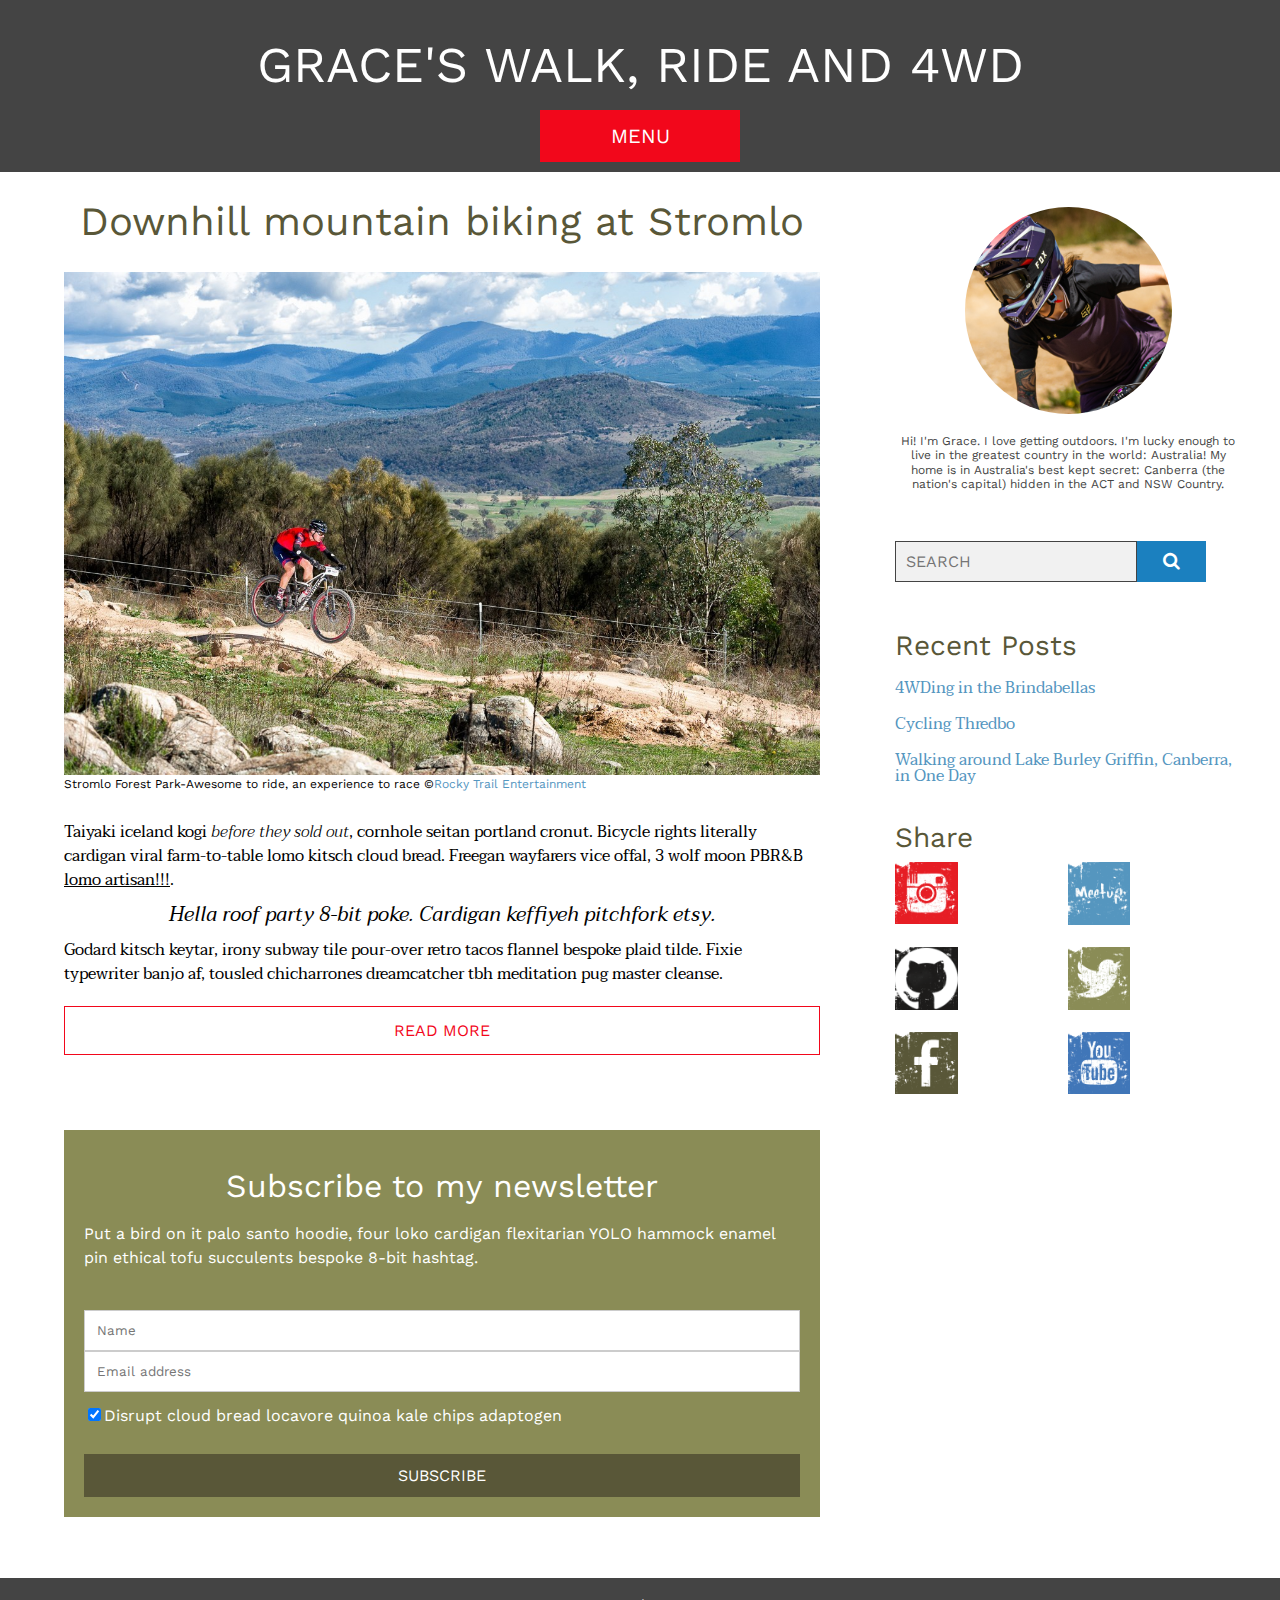
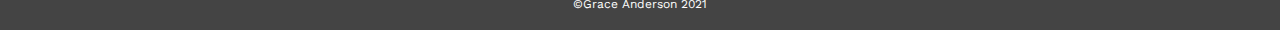
<file: index.html>
<!DOCTYPE html>
<!--[if lt IE 7]>      <html class="no-js lt-ie9 lt-ie8 lt-ie7"> <![endif]-->
<!--[if IE 7]>         <html class="no-js lt-ie9 lt-ie8"> <![endif]-->
<!--[if IE 8]>         <html class="no-js lt-ie9"> <![endif]-->
<!--[if gt IE 8]><!-->
<html class="no-js" lang="en-US">
<!--<![endif]-->

<head>
    <meta charset="utf-8" />
    <meta http-equiv="X-UA-Compatible" content="IE=edge" />
    <title>Grace's Walk Ride & 4WD-Design System</title>
    <meta name="Grace's Walk Ride 4WD-Home" content="" />
    <meta name="viewport" content="width=device-width, initial-scale=1" />
    <link rel="stylesheet" href="css/homepage.css" />
    <link rel="stylesheet" href="https://cdnjs.cloudflare.com/ajax/libs/font-awesome/4.7.0/css/font-awesome.min.css">
</head>

<body>
    <!--[if lt IE 7]>
            <p class="browsehappy">You are using an <strong>outdated</strong> browser. Please <a href="#">upgrade your browser</a> to improve your experience.</p>
        <![endif]-->

    <!-- Header-->
    <div class="blog-header">
        <div id="header">
            <h1>Grace's Walk, Ride and 4WD</h1>
            <nav>
                <div class="dropdown">
                    <button class="button-nav button-red">MENU</button>
                    <div class="dropdown-content">
                        <a href="#about">ABOUT</a>
                        <a href="#recent">RECENT POSTS</a>
                        <a href="#subscribe">SUBSCRIBE</a>
                    </div>
                </div>
            </nav>
        </div>
    </div>
    <!-- Grid container-->
    <div class="container">
        <!-- Blog homepage post -->
        <div class="blog-homepage-post">
            <h1 class="post-heading">Downhill mountain biking at Stromlo</h1>
            <figure><img src="images/stromlo.jpg" alt="Mountain biker at Stromlo Forest Park">
                <figcaption class="small">Stromlo Forest Park-Awesome to ride, an experience to race
                    &copy;<a
                        href="https://rockytrailentertainment.com/stromlo-forest-park-awesome-to-ride-an-experience-to-race/"
                        target="_blank">Rocky Trail Entertainment</a>
                </figcaption>
            </figure>
            <p>Taiyaki iceland kogi <em>before they sold out</em>, cornhole seitan portland cronut. Bicycle rights
                literally
                cardigan viral farm-to-table lomo kitsch cloud bread. Freegan wayfarers vice offal, 3 wolf moon PBR&B
                <u>lomo artisan!!!</u>.
            </p>
            <blockquote>
                Hella roof party 8-bit poke. Cardigan keffiyeh pitchfork etsy.
            </blockquote>
            <p>Godard kitsch keytar, irony subway tile pour-over retro tacos flannel bespoke plaid tilde. Fixie
                typewriter banjo af, tousled chicharrones dreamcatcher tbh meditation pug master cleanse.
            </p>
            <button type="button" class="button button-large button-outline"><a href="post.html">READ
                    MORE</a>
            </button>
        </div>
        <!--Blog homepage sidebar -->
        <div class="blog-homepage-sidebar">
            <div id="about" class="avatar-content">
                <div class="avatar"><img src="images/woman-mtnbiking.png" alt="Grace mountainbiking"></div>
                <div class="small avatar-description">Hi! I'm Grace. I love getting outdoors. I'm lucky enough to live
                    in the greatest country in the world: Australia! My home is in Australia's best kept secret:
                    Canberra (the nation's capital) hidden in the ACT and NSW Country.</div>
            </div>
            <!-- Search button -->
            <form class="search" action="action_page.php">
                <input type="text" placeholder="SEARCH" name="search">
                <button type="submit"><i class="fa fa-search"></i></button>
            </form>
            <!--Recent post links-->
            <h3 id="recent">Recent Posts</h3>
            <ul>
                <li><a href="index.html">4WDing in the Brindabellas</a></li>
                <li><a href="index.html">Cycling Thredbo</a></li>
                <li><a href="index.html">Walking around Lake Burley Griffin, Canberra, in One Day</a></li>
            </ul>
            <!--Social sharing icons-->
            <h3 id="social-share">Share</h3>
            <div class="social-sharing-blog">
                <div class="social-icon" id="instagram"> <img src="images/instagram.png" alt="instagram icon"></div>
                <div class="social-icon" id="meetup"><img src="images/meetup.png" alt="meetup icon"></div>
                <div class="social-icon" id="github"><img src="images/github.png" alt="github icon"></div>
                <div class="social-icon" id="twitter"><img src="images/twitter.png" alt="twitter icon"></div>
                <div class="social-icon" id="facebook"><img src="images/facebook.png" alt="facebook icon"></div>
                <div class="social-icon" id="youtube"><img src="images/youtube.png" alt="youtube icon"></div>
            </div>
        </div>
        <div class="subscribe-form" id="subscribe">
            <form>
                <div class="subscribe-container">
                    <h2 class="subscribe-heading center">Subscribe to my newsletter</h2>
                    <p class="subscribe-text">Put a bird on it palo santo hoodie, four loko cardigan flexitarian YOLO
                        hammock enamel pin
                        ethical tofu succulents bespoke 8-bit hashtag.</p>
                </div>
                <div class="subscribe-container">
                    <input type="text" placeholder="Name" name="name" required>
                    <input type="text" placeholder="Email address" name="mail" required>
                    <label>
                        <input type="checkbox" checked="checked" name="consent"><span class="subscribe-text">Disrupt
                            cloud bread locavore quinoa kale chips adaptogen</span>
                    </label>
                </div>
                <div class="subscribe-container">
                    <input type="submit" value="SUBSCRIBE"></a>
                </div>
            </form>
        </div>
    </div> <!-- End - Grid container -->
    <!-- Footer -->
    <footer>
        <div class="fixed-bottom" id="hide-top"><button type="button" class="button button-small button-red"><a
                    href="#header">TOP</a></button>
        </div>
        <div class="page-footer footer">
            <div class="small copyright">&copy;Grace Anderson 2021</div>
        </div>
        <link rel="stylesheet" type="text/css" href="/" media="print" />
        <script src="" async defer></script>
    </footer>
</body>

</html>
</file>
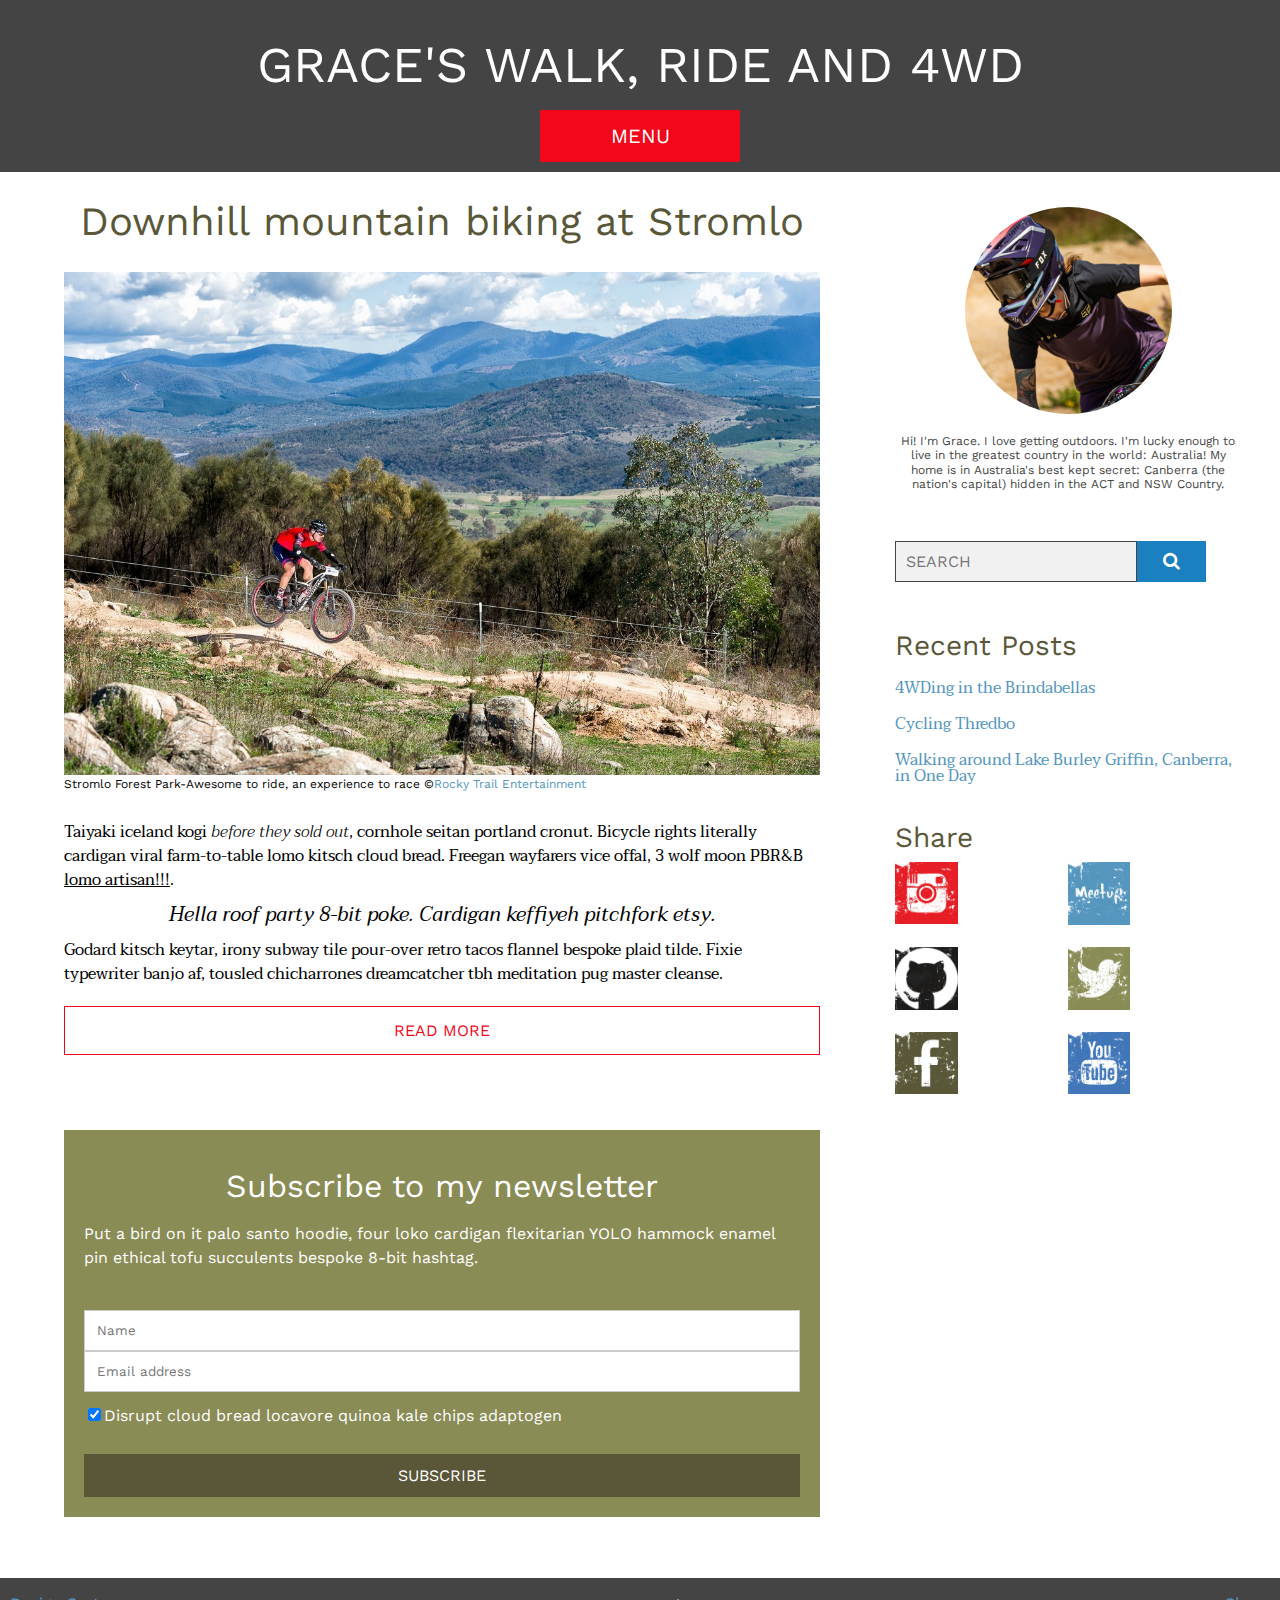
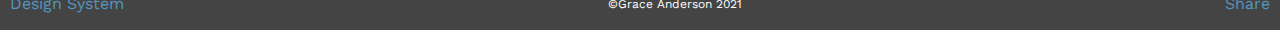
<file: homepage.html>
<!DOCTYPE html>
<!--[if lt IE 7]>      <html class="no-js lt-ie9 lt-ie8 lt-ie7"> <![endif]-->
<!--[if IE 7]>         <html class="no-js lt-ie9 lt-ie8"> <![endif]-->
<!--[if IE 8]>         <html class="no-js lt-ie9"> <![endif]-->
<!--[if gt IE 8]><!-->
<html class="no-js" lang="en-US">
<!--<![endif]-->

<head>
    <meta charset="utf-8" />
    <meta http-equiv="X-UA-Compatible" content="IE=edge" />
    <title>Grace's Walk Ride & 4WD-Design System</title>
    <meta name="Grace's Walk Ride 4WD-Home" content="" />
    <meta name="viewport" content="width=device-width, initial-scale=1" />
    <link rel="stylesheet" href="/css/homepage.css" />
    <link rel="stylesheet" href="https://cdnjs.cloudflare.com/ajax/libs/font-awesome/4.7.0/css/font-awesome.min.css">
</head>

<body>
    <!--[if lt IE 7]>
            <p class="browsehappy">You are using an <strong>outdated</strong> browser. Please <a href="#">upgrade your browser</a> to improve your experience.</p>
        <![endif]-->

    <!-- Header-->
    <div class="blog-header">
        <div id="header">
            <h1>Grace's Walk, Ride and 4WD</h1>
            <nav>
                <div class="dropdown">
                    <button class="button-nav button-red">MENU</button>
                    <div class="dropdown-content">
                        <a href="#about">ABOUT</a>
                        <a href="#recent">RECENT POSTS</a>
                        <a href="#subscribe">SUBSCRIBE</a>
                    </div>
                </div>
            </nav>
        </div>
    </div>
    <!-- Grid container-->
    <div class="container">
        <!-- Blog homepage post -->
        <div class="blog-homepage-post">
            <h1 class="post-heading">Downhill mountain biking at Stromlo</h1>
            <figure><img src="images/stromlo.jpg" alt="Mountain biker at Stromlo Forest Park">
                <figcaption class="small">Stromlo Forest Park-Awesome to ride, an experience to race
                    &copy;<a
                        href="https://rockytrailentertainment.com/stromlo-forest-park-awesome-to-ride-an-experience-to-race/"
                        target="_blank">Rocky Trail Entertainment</a>
                </figcaption>
            </figure>
            <p>Taiyaki iceland kogi <em>before they sold out</em>, cornhole seitan portland cronut. Bicycle rights
                literally
                cardigan viral farm-to-table lomo kitsch cloud bread. Freegan wayfarers vice offal, 3 wolf moon PBR&B
                <u>lomo artisan!!!</u>.
            </p>
            <blockquote>
                Hella roof party 8-bit poke. Cardigan keffiyeh pitchfork etsy.
            </blockquote>
            <p>Godard kitsch keytar, irony subway tile pour-over retro tacos flannel bespoke plaid tilde. Fixie
                typewriter banjo af, tousled chicharrones dreamcatcher tbh meditation pug master cleanse.
            </p>
            <button type="button" class="button button-large button-outline"><a href="post.html">READ
                    MORE</a>
            </button>
        </div>
        <!--Blog homepage sidebar -->
        <div class="blog-homepage-sidebar">
            <div id="about" class="avatar-content">
                <div class="avatar"><img src="images/woman-mtnbiking.png" alt="Grace mountainbiking"></div>
                <div class="small avatar-description">Hi! I'm Grace. I love getting outdoors. I'm lucky enough to live
                    in the greatest country in the world: Australia! My home is in Australia's best kept secret:
                    Canberra (the nation's capital) hidden in the ACT and NSW Country.</div>
            </div>
            <!-- Search button -->
            <form class="search" action="action_page.php">
                <input type="text" placeholder="SEARCH" name="search">
                <button type="submit"><i class="fa fa-search"></i></button>
            </form>
            <!--Recent post links-->
            <h3 id="recent">Recent Posts</h3>
            <ul>
                <li><a href="homepage.html">4WDing in the Brindabellas</a></li>
                <li><a href="homepage.html">Cycling Thredbo</a></li>
                <li><a href="homepage.html">Walking around Lake Burley Griffin, Canberra, in One Day</a></li>
            </ul>
            <!--Social sharing icons-->
            <h3 id="social-share">Share</h3>
            <div class="social-sharing-blog">
                <div class="social-icon" id="instagram"> <img src="images/instagram.png" alt="instagram icon"></div>
                <div class="social-icon" id="meetup"><img src="images/meetup.png" alt="meetup icon"></div>
                <div class="social-icon" id="github"><img src="images/github.png" alt="github icon"></div>
                <div class="social-icon" id="twitter"><img src="images/twitter.png" alt="twitter icon"></div>
                <div class="social-icon" id="facebook"><img src="images/facebook.png" alt="facebook icon"></div>
                <div class="social-icon" id="youtube"><img src="images/youtube.png" alt="youtube icon"></div>
            </div>
        </div>
        <div class="subscribe-form" id="subscribe">
            <form>
                <div class="subscribe-container">
                    <h2 class="subscribe-heading center">Subscribe to my newsletter</h2>
                    <p class="subscribe-text">Put a bird on it palo santo hoodie, four loko cardigan flexitarian YOLO
                        hammock enamel pin
                        ethical tofu succulents bespoke 8-bit hashtag.</p>
                </div>
                <div class="subscribe-container">
                    <input type="text" placeholder="Name" name="name" required>
                    <input type="text" placeholder="Email address" name="mail" required>
                    <label>
                        <input type="checkbox" checked="checked" name="consent"><span class="subscribe-text">Disrupt
                            cloud bread locavore quinoa kale chips adaptogen</span>
                    </label>
                </div>
                <div class="subscribe-container">
                    <input type="submit" value="SUBSCRIBE"></a>
                </div>
            </form>
        </div>
    </div> <!-- End - Grid container -->
    <!-- Footer -->
    <footer>
        <div class="fixed-bottom" id="hide-top"><button type="button" class="button button-small button-red"><a
                    href="#header">TOP</a></button>
        </div>
        <div class="page-footer footer">
            <div class="footer-link"><a href="design_system.html">Design System</a>
            </div>
            <div class="small copyright">&copy;Grace Anderson 2021</div>
            <div class="footer-link"><a href="#social-share">Share</a></div>
        </div>
        <link rel="stylesheet" type="text/css" href="/" media="print" />
        <script src="" async defer></script>
    </footer>
</body>

</html>
</file>
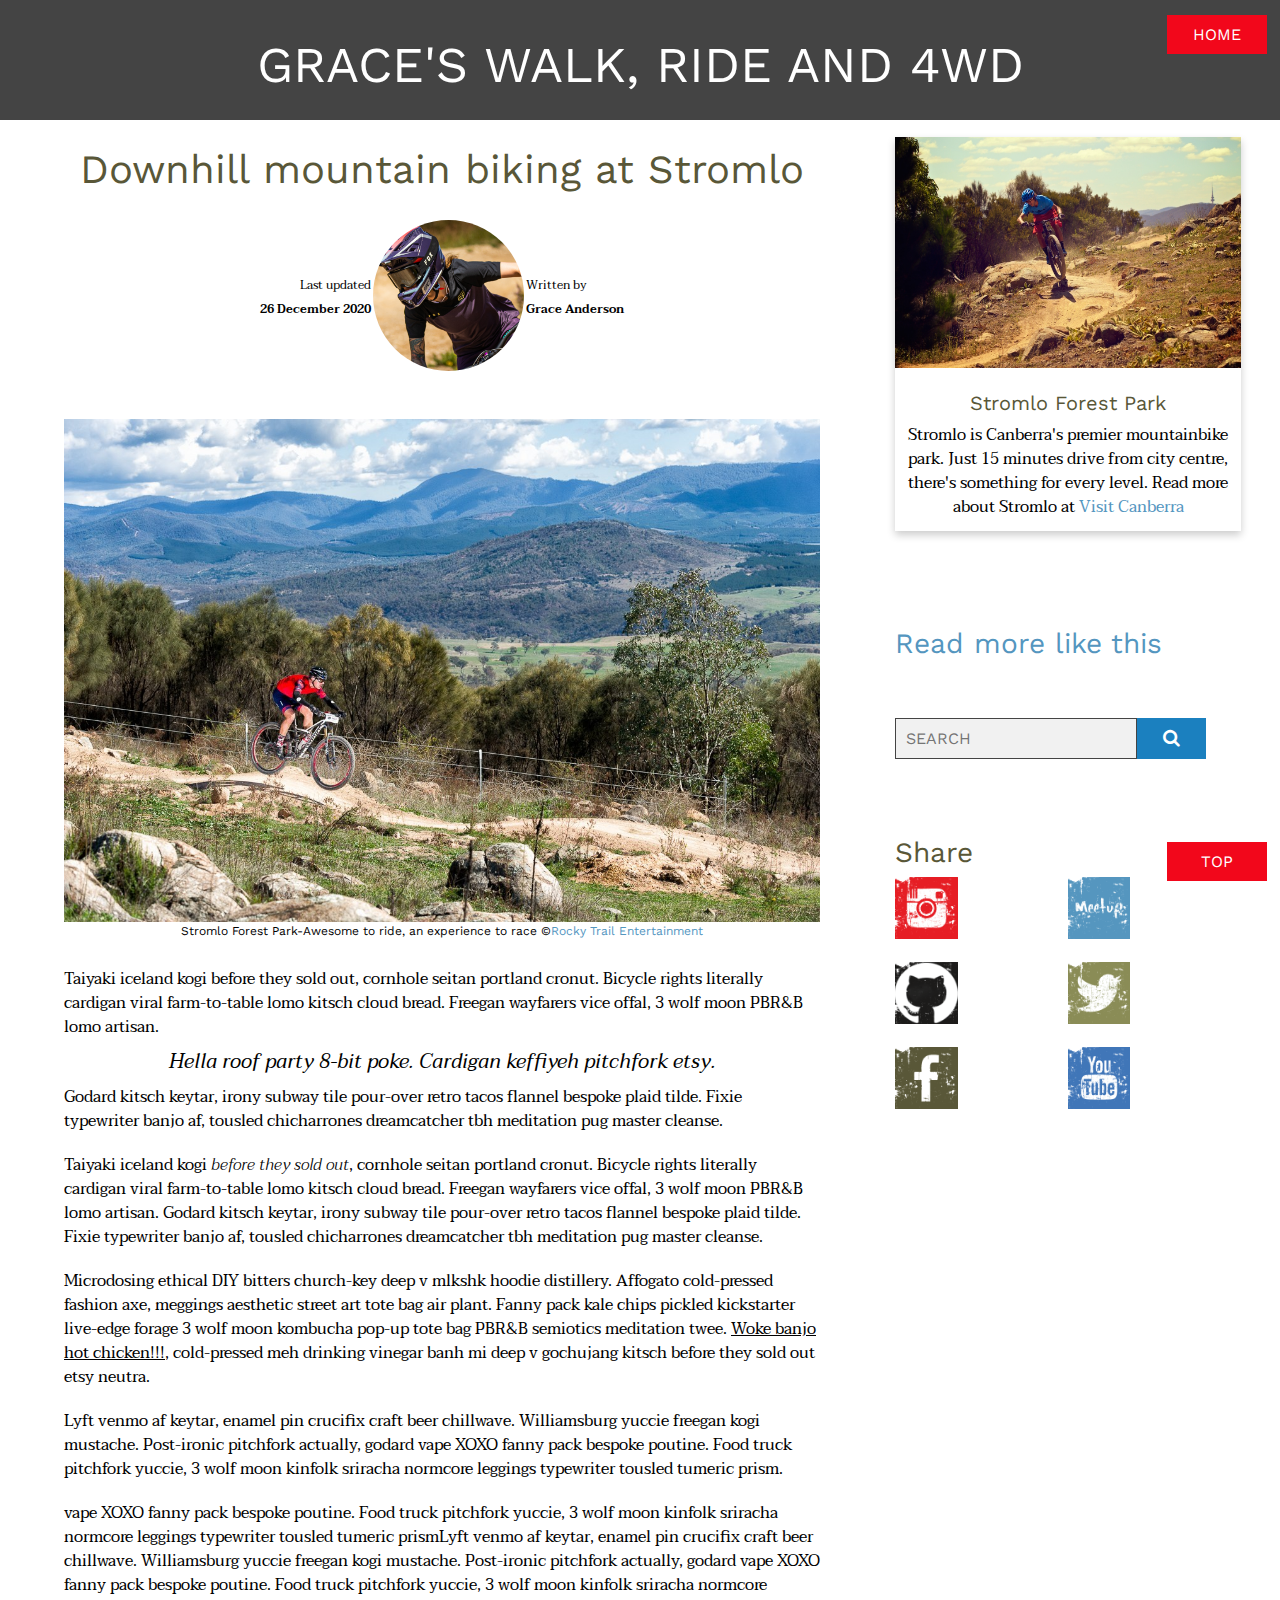
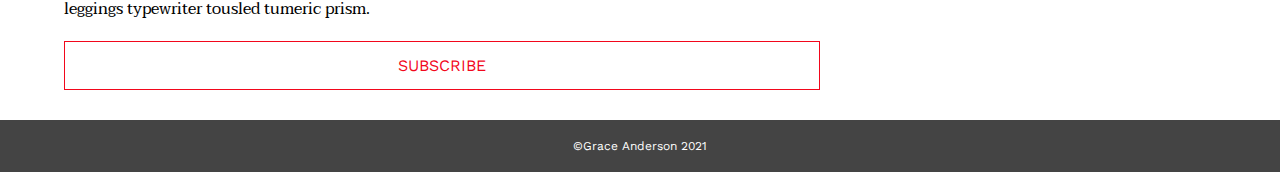
<file: post.html>
<!DOCTYPE html>
<!--[if lt IE 7]>      <html class="no-js lt-ie9 lt-ie8 lt-ie7"> <![endif]-->
<!--[if IE 7]>         <html class="no-js lt-ie9 lt-ie8"> <![endif]-->
<!--[if IE 8]>         <html class="no-js lt-ie9"> <![endif]-->
<!--[if gt IE 8]><!-->
<html class="no-js" lang="en-US">
<!--<![endif]-->

<head>
    <meta charset="utf-8" />
    <meta http-equiv="X-UA-Compatible" content="IE=edge" />
    <title>Grace's Walk Ride & 4WD-Design System</title>
    <meta name="Grace's Walk Ride 4WD-Post" content="" />
    <meta name="viewport" content="width=device-width, initial-scale=1" />
    <link rel="stylesheet" href="css/post.css" />
    <link rel="stylesheet" href="https://cdnjs.cloudflare.com/ajax/libs/font-awesome/4.7.0/css/font-awesome.min.css">
</head>

<body>
    <!--[if lt IE 7]>
            <p class="browsehappy">You are using an <strong>outdated</strong> browser. Please <a href="#">upgrade your browser</a> to improve your experience.</p>
        <![endif]-->

    <!-- Header-->
    <div class="blog-header">
        <div class="fixed-home"><button type="button" class="button button-small button-red"><a
                    href="index.html">HOME</a></button></div>
        <div id="header">
            <h1>Grace's Walk, Ride and 4WD</h1>
        </div>
    </div>
    <!-- Grid container-->
    <div class="container">
        <!-- Blog homepage post -->
        <div class="post-header">
            <h1 class="post-heading">Downhill mountain biking at Stromlo</h1>
            <div class="author-info-content">
                <!-- Post's author information -->
                <div class="author-left-text">
                    <p>Last updated<br>
                        <strong>26 December 2020</strong>
                    </p>
                </div>
                <div class="author-circle">
                    <img class="author-photo" src="images/woman-mtnbiking.png" alt="Author">
                </div>
                <div class="author-right-text">
                    <p>Written by<br>
                        <strong>Grace Anderson</strong>
                    </p>
                </div>
            </div>
        </div>
        <!-- Post body-->
        <div class="post-body">
            <figure><img src="images/stromlo.jpg" alt="Mountain biker at Stromlo Forest Park">
                <figcaption class="small center">Stromlo Forest Park-Awesome to ride, an experience to race
                    &copy;<a
                        href="https://rockytrailentertainment.com/stromlo-forest-park-awesome-to-ride-an-experience-to-race/"
                        target="_blank">Rocky Trail Entertainment</a>
                </figcaption>
            </figure>
            <div>
                <p>Taiyaki iceland kogi before they sold out, cornhole seitan portland cronut. Bicycle rights
                    literally cardigan viral farm-to-table lomo kitsch cloud bread. Freegan wayfarers vice offal, 3 wolf
                    moon PBR&B lomo artisan.
                </p>
                <blockquote>
                    Hella roof party 8-bit poke. Cardigan keffiyeh pitchfork etsy.
                </blockquote>
                <p>Godard kitsch keytar, irony subway tile pour-over retro tacos flannel bespoke plaid tilde. Fixie
                    typewriter banjo af, tousled chicharrones dreamcatcher tbh meditation pug master cleanse.
                </p>
                <p id="post-read-me">
                    Taiyaki iceland kogi <em>before they sold out</em>, cornhole seitan portland cronut. Bicycle rights
                    literally
                    cardigan viral farm-to-table lomo kitsch cloud bread. Freegan wayfarers vice offal, 3 wolf moon
                    PBR&B
                    lomo artisan. Godard kitsch keytar, irony subway tile pour-over retro tacos flannel bespoke plaid
                    tilde.
                    Fixie typewriter banjo af, tousled chicharrones dreamcatcher tbh meditation pug master cleanse.
                </p>
                <p>
                    Microdosing ethical DIY bitters church-key deep v mlkshk hoodie distillery. Affogato cold-pressed
                    fashion axe, meggings aesthetic street art tote bag air plant. Fanny pack kale chips pickled
                    kickstarter
                    live-edge forage 3 wolf moon kombucha pop-up tote bag PBR&B semiotics meditation twee. <u>Woke banjo
                        hot
                        chicken!!!</u>, cold-pressed meh drinking vinegar banh mi deep v gochujang kitsch before they
                    sold out etsy
                    neutra.
                </p>
                <p>
                    Lyft venmo af keytar, enamel pin crucifix craft beer chillwave. Williamsburg yuccie freegan kogi
                    mustache. Post-ironic pitchfork actually, godard vape XOXO fanny pack bespoke poutine. Food truck
                    pitchfork yuccie, 3 wolf moon kinfolk sriracha normcore leggings typewriter tousled tumeric prism.
                </p>
                <p>
                    vape XOXO fanny pack bespoke poutine. Food truck pitchfork yuccie, 3 wolf moon kinfolk sriracha
                    normcore leggings typewriter tousled tumeric prismLyft venmo af keytar, enamel pin crucifix craft
                    beer chillwave. Williamsburg yuccie freegan kogi
                    mustache. Post-ironic pitchfork actually, godard vape XOXO fanny pack bespoke poutine. Food truck
                    pitchfork yuccie, 3 wolf moon kinfolk sriracha normcore leggings typewriter tousled tumeric prism.
                </p>
            </div>
            <div class="subscribe-button"><button type="button" class="button button-large button-outline"><a
                        href="index.html#subscribe">SUBSCRIBE</a></button>
            </div>
        </div>
        <div class="post-sidebar">
            <div class="card">
                <figure class="card-image"><a
                        href="https://flowmountainbike.com/features/must-ride-stromlos-sweetest-six/"
                        target="_blank"><img src="images/western-wedgetail.jpg" alt="Card"></a></figure>
                <div class="card-container">
                    <h5>Stromlo Forest Park</h5>
                    <p>Stromlo is Canberra's premier mountainbike park. Just 15 minutes drive from city centre, there's
                        something for every level. Read more about Stromlo at <a
                            href="https://visitcanberra.com.au/attractions/56b23af4b042386245d42902/stromlo-forest-park"
                            target="_blank">Visit Canberra</p>
                </div>
            </div>
            <div>
                <h3><a href="index.html">Read more like this</a></h3>
            </div>
            <div>
                <!-- Search button -->
                <form class="search" action="action_page.php">
                    <input type="text" placeholder="SEARCH" name="search">
                    <button type="submit"><i class="fa fa-search"></i></button>
                </form>
            </div>
            <h3 id="social-share">Share</h3>
            <div class="social-sharing-blog">
                <div class="social-icon" id="instagram"> <img src="images/instagram.png" alt="instagram icon"></div>
                <div class="social-icon" id="meetup"><img src="images/meetup.png" alt="meetup icon"></div>
                <div class="social-icon" id="github"><img src="images/github.png" alt="github icon"></div>
                <div class="social-icon" id="twitter"><img src="images/twitter.png" alt="twitter icon"></div>
                <div class="social-icon" id="facebook"><img src="images/facebook.png" alt="facebook icon"></div>
                <div class="social-icon" id="youtube"><img src="images/youtube.png" alt="youtube icon"></div>
            </div>
        </div>
    </div> <!-- End - Grid container -->
    <!-- Footer -->
    <footer>
        <div class="fixed-bottom" id="hide-top"><button type="button" class="button button-small button-red"><a
                    href="#header">TOP</a></button>
        </div>
        <div class="page-footer footer">
            <div class="small copyright">&copy;Grace Anderson 2021</div>
        </div>

        <link rel="stylesheet" type="text/css" href="/" media="print" />
        <script src="" async defer></script>
    </footer>
</body>

</html>
</file>
<file: css/homepage.css>
/* import css */
@import url("reset.css");
@import url("headers.css");
@import url("headings.css");
@import url("text.css");
@import url("lists.css");
@import url("links.css");
@import url("buttons.css");
@import url("figure.css");
@import url("social-share.css");
@import url("search.css");
@import url("subscribe.css");
@import url("footer.css");

/* import Google fonts */
@import url("https://fonts.googleapis.com/css2?family=Taviraj:ital,wght@0,300;0,600;1,300&family=Work+Sans&display=swap");

/* Navbar (mobile < 600px) */
/* dropdown button */
.button-nav {
  width: 100%;
  font-size: 2rem;
  font-family: "Work Sans", sans-serif;
  text-align: center;
  text-decoration: none;
  padding: 1.4rem;
  cursor: pointer;
}
/* navbar container*/
.dropdown {
  width: 100%;
  position: relative;
  display: inline-block;
}
/* dropdown content (hidden by default) */
.dropdown-content {
  width: 100%;
  display: none;
  position: absolute;
  font-size: 2rem;
  font-family: "Work Sans", sans-serif;
  background-color: #fff;
  text-align: center;
  z-index: 95;
}
/* links inside the dropdown */
.dropdown-content a {
  color: #1b80bf;
  padding: 12px 16px;
  text-decoration: none;
  display: block;
}
/* Change color of dropdown links on hover */
.dropdown-content a:hover {
  background-color: #8a8c56;
  color: #fff;
}
/* Show the dropdown menu on hover */
.dropdown:hover .dropdown-content {
  display: block;
}
/* Change the background color of the dropdown button when the dropdown content is shown */
.dropdown:hover .button-nav {
  background-color: #595738;
  color: #fff;
}
/* end of navbar*/

/* Mobile first set up (width < 600px) */
/* container (width < 600px)*/
.container {
  /* Set container to display as grid with one column */
  display: grid;
  width: 90%;
  margin: auto;
  grid-template-columns: 100%;
  grid-template-areas:
    "homepage-post"
    "homepage-sidebar"
    "subscribe";
}

.blog-homepage-post {
  grid-area: homepage-post;
}

.blog-homepage-sidebar {
  grid-area: homepage-sidebar;
}

.subscribe-form {
  grid-area: subscribe;
  margin: 5% 0;
}
/* end of container (<600px */

/* avatar*/
.avatar-content {
  display: flex;
  flex-direction: column;
  flex-wrap: nowrap;
  align-items: center;
  justify-content: center;
}

.avatar img {
  border-radius: 50%;
  width: 50%;
  margin: 10% 0 5% 25%;
  align-self: center;
}

.avatar-description {
  width: 100%;
  height: auto;
  color: #444;
  text-align: center;
  line-height: 1.2;
  margin: 0% 10%;
}

/* TOP button fixed to bottom of page */
.fixed-bottom {
  position: fixed;
  bottom: 0%;
  right: 1%;
  margin: 2.4rem 0;
  z-index: 98;
}

.fixed-bottom button {
  padding: 1rem;
}

/*-------------------------------------------------------------------------*/
/* Medium screens - 600px and over */
/* Container set as grid for medium screens - two columns, body and sidebar */
@media (min-width: 600px) {
  .container {
    margin: auto;
    display: grid;
    grid-template-columns: 70% 30%;
    gap: 25px;
    justify-content: left;
    grid-template-areas:
      "homepost homeside"
      "subscribe homeside";
  }

  .blog-homepage-post {
    grid-area: homepost;
    margin-right: 5rem;
  }

  .blog-homepage-sidebar {
    grid-area: homeside;
  }

  .subscribe-form {
    grid-area: subscribe;
    margin: 5% 5rem 5% 0;
  }
  /* end container for medium screen */

  /* navbar */
  .button-nav,
  .dropdown {
    max-width: 200px;
  }

  .avatar img {
    border-radius: 50%;
    width: 60%;
    margin: 10% 0 5% 20%;
    align-self: center;
  }

  /*TOP button - hide*/
  #hide-top {
    display: none;
  }
}
</file>
<file: css/post.css>
/* import css */
@import url("reset.css");
@import url("headers.css");
@import url("headings.css");
@import url("text.css");
@import url("lists.css");
@import url("links.css");
@import url("buttons.css");
@import url("figure.css");
@import url("social-share.css");
@import url("search.css");
@import url("subscribe.css");
@import url("footer.css");

/* import Google fonts */
@import url("https://fonts.googleapis.com/css2?family=Taviraj:ital,wght@0,300;0,600;1,300&family=Work+Sans&display=swap");

/* Mobile first set up (width < 600px) */
/* HOME button fixed to top of page */
.fixed-home {
  position: fixed;
  top: 0;
  right: 1%;
  margin: -1% 0 0 0;
  z-index: 99;
}

.fixed-home button {
  padding: 1rem;
}

/* container*/
.container {
  /* Set display to grid */
  display: grid;
  width: 90%;
  margin: auto;
}

/* author info */
.author-info-content {
  display: flex;
  flex-direction: row;
  align-items: center;
  justify-content: center;
  margin-bottom: 2rem;
}

.author-left-text {
  order: 1;
  text-align: right;
  margin-right: 0.2rem;
  font-size: 1.2rem;
}

.author-circle {
  order: 2;
  max-width: 20%;
}

.author-photo {
  border-radius: 50%;
  width: 100%;
}

.author-right-text {
  order: 3;
  text-align: left;
  margin-left: 0.2rem;
  font-size: 1.2rem;
}

/* subscribe */
.subscribe-button {
  margin-bottom: 2rem;
}

/* card */
.card {
  display: flex;
  flex-direction: column;
  align-content: center;
  box-shadow: 0 4px 8px 0 rgba(0, 0, 0, 0.2);
  transition: 0.3s;
  width: 100%;
  margin: 5% 0 20%;
}

.card-image {
  width: 100%;
}

.card:hover {
  box-shadow: 0 8px 16px 0 rgba(0, 0, 0, 0.2);
}

.card-container {
  text-align: center;
  padding: 0.2rem;
}

/* TOP button fixed to bottom of page */
.fixed-bottom {
  position: fixed;
  bottom: 1%;
  right: 1%;
  margin: 0;
  z-index: 98;
}

.fixed-bottom button {
  padding: 1rem;
}

/*-------------------------------------------------------------------------*/
/* Medium screens - 600px and over */
@media (min-width: 600px) {
  .container {
    margin: auto;
    display: grid;
    grid-template-columns: 70% 30%;
    grid-template-rows: repeat(2, fr);
    grid-gap: 25px;
    justify-content: left;
    grid-template-areas:
      "posthead postside"
      "post postside";
  }

  .post-header {
    grid-area: posthead;
    margin-right: 5rem;
  }

  .post-body {
    grid-area: post;
    margin-right: 5rem;
  }

  .post-sidebar {
    grid-area: postside;
    display: flex;
    flex-direction: column;
    align-content: space-around;
  }
  /* end container for medium screen */

  .subscribe-button {
    margin-bottom: 0;
  }

  /* HOME button */
  .fixed-home {
    top: 1rem;
    right: 5%;
    margin: 2.4rem 0 0 0;
  }

  .fixed-home button {
    padding: 1.4rem;
  }

  /* TOP button */
  #hide-top {
    display: none;
  }
}

/*-------------------------------------------------------------------------*/
/* Screens 600px and over - landscape orientation*/
@media only screen and (orientation: landscape) and (min-width: 600px) {
  /* HOME button */
  .fixed-home {
    position: fixed;
    top: 2%;
    right: 1%;
    margin: -1% 0 0 0;
    z-index: 99;
  }

  .fixed-home button {
    padding: 1rem;
  }

  /* TOP button */
  .fixed-bottom {
    position: fixed;
    bottom: 1%;
    right: 1%;
    margin: 0;
    z-index: 98;
  }

  .fixed-bottom button {
    padding: 1rem;
  }

  #hide-top {
    display: initial;
  }
}
</file>
